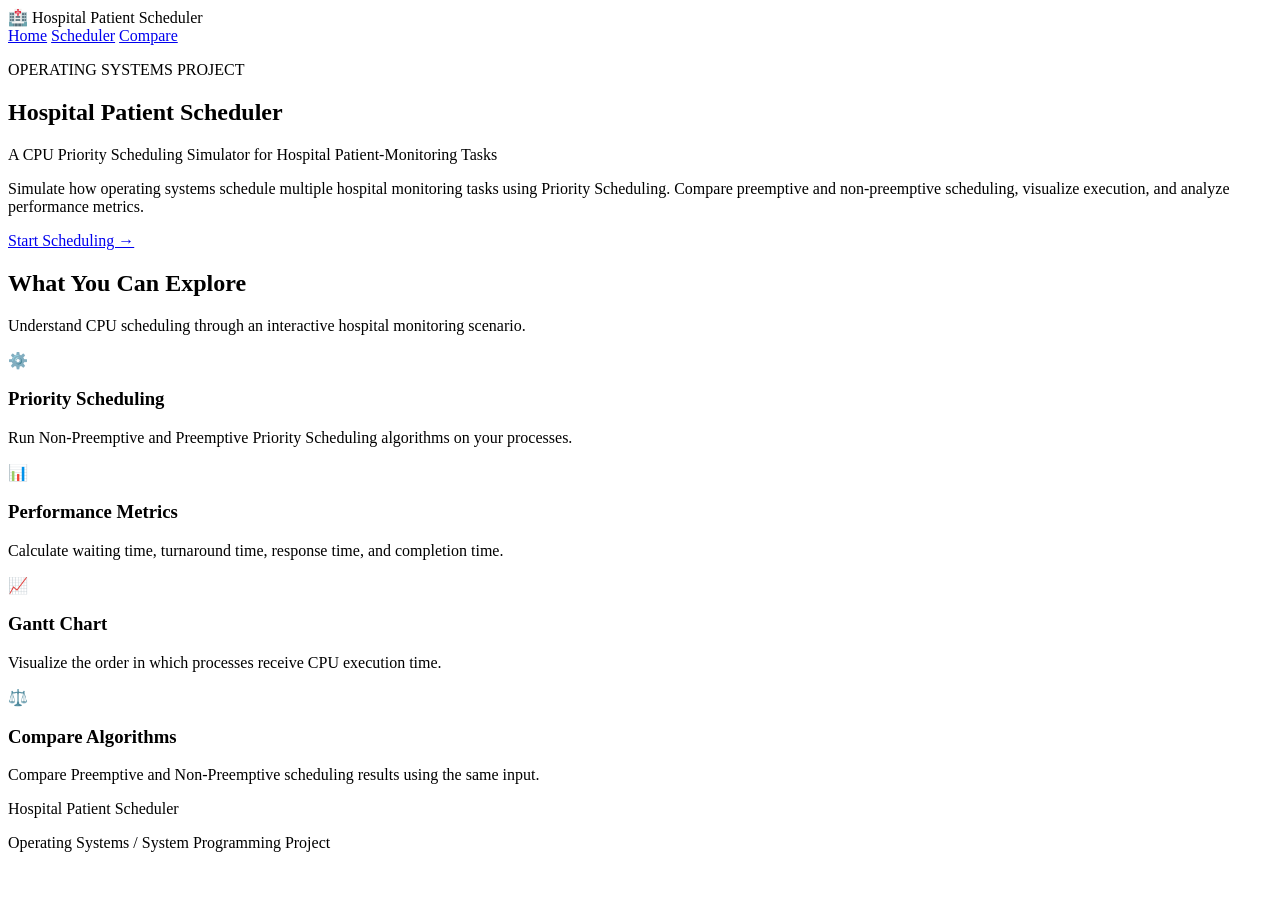
<file: Hospital-Patient-Scheduler-master/Hospital-Patient-Scheduler-master/web-java/src/main/resources/templates/index.html>
<!DOCTYPE html>
<html lang="en">
<head>
    <meta charset="UTF-8">
    <meta name="viewport" content="width=device-width, initial-scale=1.0">

    <title>Hospital Patient Scheduler</title>

        <link rel="stylesheet" th:href="@{/style.css}">
</head>

<body>

   <header class="navbar">
    <div class="logo">
        🏥 Hospital Patient Scheduler
    </div>

    <nav>
        <a href="/">Home</a>
        <a href="/scheduler">Scheduler</a>
        <a href="/compare">Compare</a>
    </nav>
</header>

    <main>

        <section class="hero">

            <div class="hero-text">

                <p class="tag">
                    OPERATING SYSTEMS PROJECT
                </p>

                <h1>
                    Hospital Patient
                    <span>Scheduler</span>
                </h1>

                <p class="subtitle">
                    A CPU Priority Scheduling Simulator for
                    Hospital Patient-Monitoring Tasks
                </p>

                <p class="description">
                    Simulate how operating systems schedule multiple
                    hospital monitoring tasks using Priority Scheduling.
                    Compare preemptive and non-preemptive scheduling,
                    visualize execution, and analyze performance metrics.
                </p>

                <div class="buttons">
                    <a href="/scheduler" class="primary-btn">
                        Start Scheduling →
                  </a>
</div>
</div>

        </section>


        <section class="features">

            <h2>What You Can Explore</h2>

            <p class="section-description">
                Understand CPU scheduling through an interactive
                hospital monitoring scenario.
            </p>


            <div class="feature-grid">

                <div class="feature-card">

                    <div class="feature-icon">
                        ⚙️
                    </div>

                    <h3>
                        Priority Scheduling
                    </h3>

                    <p>
                        Run Non-Preemptive and Preemptive Priority
                        Scheduling algorithms on your processes.
                    </p>

                </div>


                <div class="feature-card">

                    <div class="feature-icon">
                        📊
                    </div>

                    <h3>
                        Performance Metrics
                    </h3>

                    <p>
                        Calculate waiting time, turnaround time,
                        response time, and completion time.
                    </p>

                </div>


                <div class="feature-card">

                    <div class="feature-icon">
                        📈
                    </div>

                    <h3>
                        Gantt Chart
                    </h3>

                    <p>
                        Visualize the order in which processes
                        receive CPU execution time.
                    </p>

                </div>


                <div class="feature-card">

                    <div class="feature-icon">
                        ⚖️
                    </div>

                    <h3>
                        Compare Algorithms
                    </h3>

                    <p>
                        Compare Preemptive and Non-Preemptive
                        scheduling results using the same input.
                    </p>

                </div>

            </div>

    </main>


    <footer>

        <p>
            Hospital Patient Scheduler
        </p>

        <p>
            Operating Systems / System Programming Project
        </p>

    </footer>

</body>
</html>
</file>
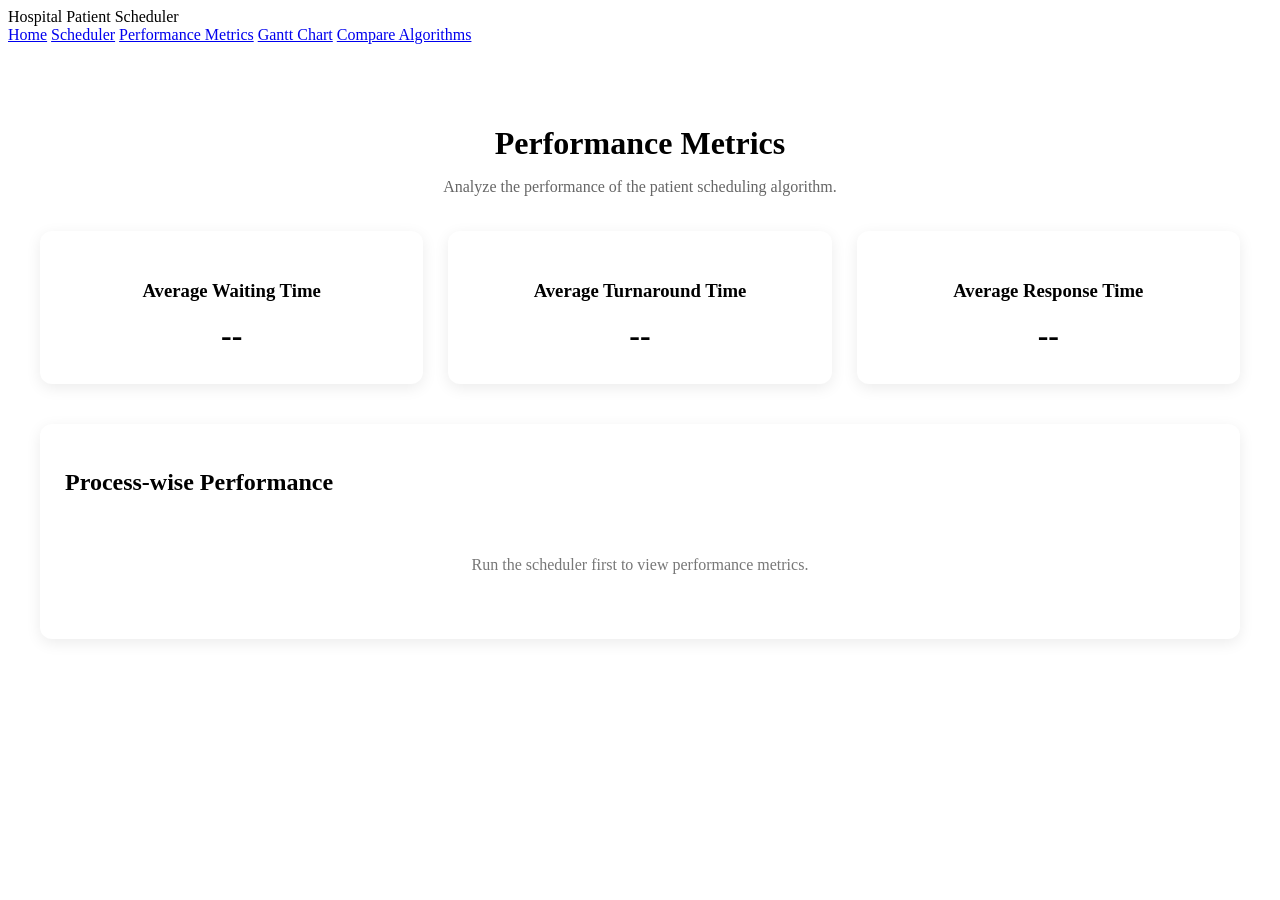
<file: Hospital-Patient-Scheduler-master/Hospital-Patient-Scheduler-master/web-java/src/main/resources/templates/metrics.html>
<!DOCTYPE html>
<html lang="en">
<head>
    <meta charset="UTF-8">
    <meta name="viewport" content="width=device-width, initial-scale=1.0">
    <title>Performance Metrics - Hospital Patient Scheduler</title>
    <link rel="stylesheet" th:href="@{/style.css}">

    <style>
        .metrics-container {
            max-width: 1200px;
            margin: 40px auto;
            padding: 20px;
        }

        .page-header {
            text-align: center;
            margin-bottom: 35px;
        }

        .page-header h1 {
            margin-bottom: 10px;
        }

        .page-header p {
            color: #666;
        }

        .metric-grid {
            display: grid;
            grid-template-columns: repeat(3, 1fr);
            gap: 25px;
            margin-bottom: 40px;
        }

        .metric-card {
            background: white;
            padding: 30px;
            border-radius: 12px;
            text-align: center;
            box-shadow: 0 4px 15px rgba(0,0,0,0.08);
        }

        .metric-card h3 {
            margin-bottom: 15px;
        }

        .metric-value {
            font-size: 32px;
            font-weight: bold;
        }

        .results-section {
            background: white;
            padding: 25px;
            border-radius: 12px;
            box-shadow: 0 4px 15px rgba(0,0,0,0.08);
        }

        table {
            width: 100%;
            border-collapse: collapse;
            margin-top: 20px;
        }

        th, td {
            padding: 12px;
            text-align: center;
            border-bottom: 1px solid #ddd;
        }

        th {
            background: #f4f6f8;
        }

        .empty-message {
            text-align: center;
            padding: 40px;
            color: #777;
        }

        @media (max-width: 800px) {
            .metric-grid {
                grid-template-columns: 1fr;
            }
        }
    </style>
</head>

<body>

<nav>
    <div class="logo">Hospital Patient Scheduler</div>

    <div class="nav-links">
        <a href="/">Home</a>
        <a href="/scheduler">Scheduler</a>
        <a href="/metrics">Performance Metrics</a>
        <a href="/gantt">Gantt Chart</a>
        <a href="/compare">Compare Algorithms</a>
    </div>
</nav>

<div class="metrics-container">

    <div class="page-header">
        <h1>Performance Metrics</h1>
        <p>Analyze the performance of the patient scheduling algorithm.</p>
    </div>

    <div class="metric-grid">

        <div class="metric-card">
            <h3>Average Waiting Time</h3>
            <div class="metric-value" id="avgWaiting">--</div>
        </div>

        <div class="metric-card">
            <h3>Average Turnaround Time</h3>
            <div class="metric-value" id="avgTurnaround">--</div>
        </div>

        <div class="metric-card">
            <h3>Average Response Time</h3>
            <div class="metric-value" id="avgResponse">--</div>
        </div>

    </div>

    <div class="results-section">

        <h2>Process-wise Performance</h2>

        <div id="emptyMessage" class="empty-message">
            Run the scheduler first to view performance metrics.
        </div>

        <table id="resultsTable" style="display:none;">
            <thead>
                <tr>
                    <th>Process ID</th>
                    <th>Arrival Time</th>
                    <th>Burst Time</th>
                    <th>Priority</th>
                    <th>Completion Time</th>
                    <th>Turnaround Time</th>
                    <th>Waiting Time</th>
                    <th>Response Time</th>
                </tr>
            </thead>

            <tbody id="resultsBody"></tbody>
        </table>

    </div>

</div>

<script>
    const savedResults = sessionStorage.getItem("schedulerResults");

    if (savedResults) {

        const data = JSON.parse(savedResults);

        document.getElementById("avgWaiting").textContent =
            Number(data.averageWaiting).toFixed(2);

        document.getElementById("avgTurnaround").textContent =
            Number(data.averageTurnaround).toFixed(2);

        document.getElementById("avgResponse").textContent =
            Number(data.averageResponse).toFixed(2);

        const table = document.getElementById("resultsTable");
        const emptyMessage = document.getElementById("emptyMessage");
        const body = document.getElementById("resultsBody");

        emptyMessage.style.display = "none";
        table.style.display = "table";

        data.processResults.forEach(process => {

            const row = document.createElement("tr");

            row.innerHTML = `
                <td>${process.id}</td>
                <td>${process.arrival}</td>
                <td>${process.burst}</td>
                <td>${process.priority}</td>
                <td>${process.completion}</td>
                <td>${process.turnaround}</td>
                <td>${process.waiting}</td>
                <td>${process.response}</td>
            `;

            body.appendChild(row);
        });

    }
</script>

</body>
</html>
</file>
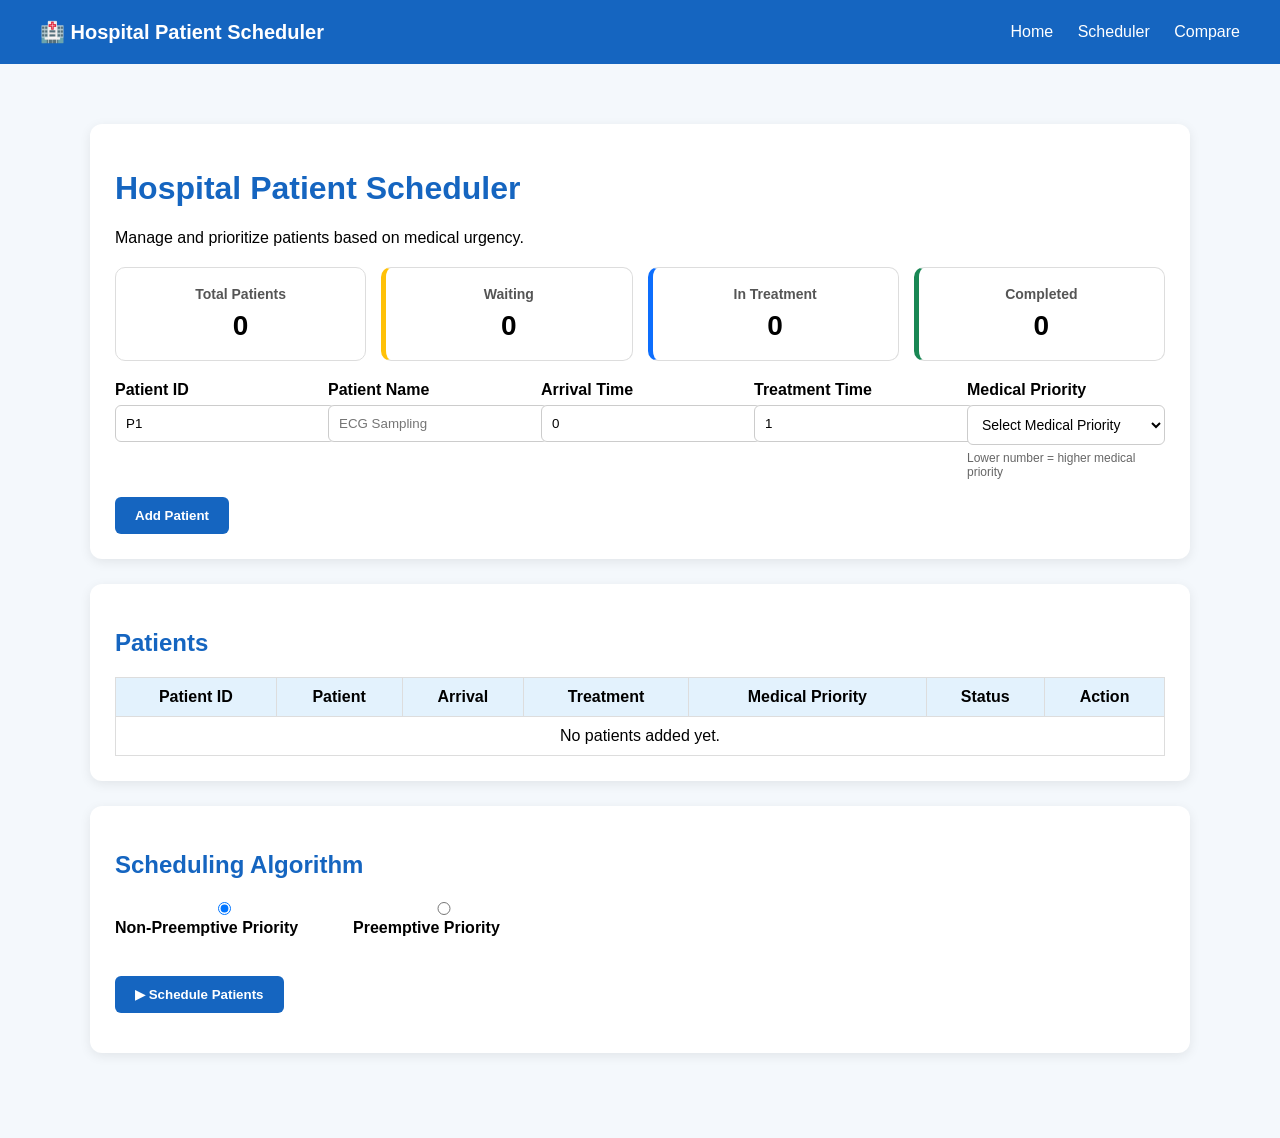
<file: Hospital-Patient-Scheduler-master/Hospital-Patient-Scheduler-master/web-java/src/main/resources/templates/scheduler.html>
<!DOCTYPE html>
<html lang="en" xmlns:th="http://www.thymeleaf.org">

<head>
    <meta charset="UTF-8">
    <meta name="viewport" content="width=device-width, initial-scale=1.0">
    <title>Scheduler | Hospital Patient Scheduler</title>

    <link rel="stylesheet" th:href="@{/style.css}">

    <style>
        body {
            font-family: Arial, sans-serif;
            background: #f4f8fc;
            margin: 0;
        }

        .navbar {
            background: #1565c0;
            color: white;
            padding: 20px 40px;
            display: flex;
            justify-content: space-between;
            align-items: center;
        }

        .logo {
            font-size: 20px;
            font-weight: bold;
        }

        nav a {
            color: white;
            text-decoration: none;
            margin-left: 20px;
        }

        .container {
            max-width: 1100px;
            margin: 40px auto;
            padding: 20px;
        }

.dashboard {
    display: grid;
    grid-template-columns: repeat(4, 1fr);
    gap: 15px;
    margin: 20px 0;
}

.dashboard-card {
    background: white;
    border: 1px solid #ddd;
    border-radius: 10px;
    padding: 18px;
    text-align: center;
}

.dashboard-card h3 {
    margin: 0 0 8px 0;
    font-size: 14px;
    color: #555;
}

.dashboard-number {
    font-size: 28px;
    font-weight: 700;
}

.waiting-card {
    border-left: 5px solid #ffc107;
}

.treatment-card {
    border-left: 5px solid #0d6efd;
}

.completed-card {
    border-left: 5px solid #198754;
}

@media (max-width: 800px) {
    .dashboard {
        grid-template-columns: repeat(2, 1fr);
    }
}

@media (max-width: 500px) {
    .dashboard {
        grid-template-columns: 1fr;
    }
}

        .card {
            background: white;
            padding: 25px;
            margin-bottom: 25px;
            border-radius: 12px;
            box-shadow: 0 3px 12px rgba(0,0,0,0.08);
        }

        h1, h2 {
            color: #1565c0;
        }

        .form-grid {
            display: grid;
            grid-template-columns: repeat(5, 1fr);
            gap: 15px;
        }

        label {
            font-weight: bold;
            display: block;
            margin-bottom: 6px;
        }

        input {
            width: 100%;
            padding: 10px;
            border: 1px solid #ccc;
            border-radius: 6px;
        }

        button {
            margin-top: 18px;
            padding: 11px 20px;
            border: none;
            border-radius: 6px;
            cursor: pointer;
            font-weight: bold;
            background: #1565c0;
            color: white;
        }

        .remove {
            background: #c62828;
            margin: 0;
        }

        table {
            width: 100%;
            border-collapse: collapse;
            margin-top: 20px;
        }

        th, td {
            border: 1px solid #ddd;
            padding: 10px;
            text-align: center;
        }

        th {
            background: #e3f2fd;
        }

        .algorithm {
            margin: 15px 0;
        }

        .algorithm label {
            display: inline-block;
            margin-right: 25px;
        }

        .metrics {
            display: grid;
            grid-template-columns: repeat(3, 1fr);
            gap: 20px;
        }

        .metric {
            background: #e3f2fd;
            padding: 20px;
            text-align: center;
            border-radius: 10px;
        }

        .metric-value {
            font-size: 28px;
            font-weight: bold;
        }

        .gantt {
            display: flex;
            margin-top: 20px;
            overflow-x: auto;
        }

        .gantt-block {
            min-width: 80px;
            padding: 18px;
            background: #bbdefb;
            border: 1px solid #1565c0;
            text-align: center;
        }

        #status {
            margin-top: 15px;
            font-weight: bold;
        }
.priority-help {
    display: block;
    margin-top: 6px;
    font-size: 12px;
    color: #666;
}

select#priority {
    width: 100%;
    padding: 10px;
    border: 1px solid #ccc;
    border-radius: 6px;
    background: white;
    font-size: 14px;
}

.status-badge {
    display: inline-block;
    padding: 5px 10px;
    border-radius: 15px;
    font-size: 12px;
    font-weight: 600;
}

.status-badge.waiting {
    background: #fff3cd;
    color: #856404;
}

.status-badge.in-treatment {
    background: #cfe2ff;
    color: #084298;
}

.status-badge.completed {
    background: #d1e7dd;
    color: #0f5132;
}



.treatment-explanation {
    margin-top: 15px;
    padding: 12px 15px;
    background: #f5f9ff;
    border-left: 4px solid #1565c0;
    border-radius: 6px;
    color: #333;
    font-size: 14px;
}

    </style>
</head>

<body>

<header class="navbar">
    <div class="logo">
        🏥 Hospital Patient Scheduler
    </div>

    <nav>
        <a href="/">Home</a>
        <a href="/scheduler">Scheduler</a>
        <a href="/compare">Compare</a>
    </nav>
</header>
   
<div class="container">

    <div class="card">

        <h1>Hospital Patient Scheduler</h1>

      <p>Manage and prioritize patients based on medical urgency.</p>

<div class="dashboard">

    <div class="dashboard-card">
        <h3>Total Patients</h3>
        <div class="dashboard-number" id="totalPatients">0</div>
    </div>

    <div class="dashboard-card waiting-card">
        <h3>Waiting</h3>
        <div class="dashboard-number" id="waitingPatients">0</div>
    </div>

    <div class="dashboard-card treatment-card">
        <h3>In Treatment</h3>
        <div class="dashboard-number" id="treatmentPatients">0</div>
    </div>

    <div class="dashboard-card completed-card">
        <h3>Completed</h3>
        <div class="dashboard-number" id="completedPatients">0</div>
    </div>

</div>

        <div class="form-grid">

            <div>
                <label>Patient ID</label>
                <input id="processId" value="P1">
            </div>

            <div>
                <label>Patient Name</label>
                <input id="taskName" placeholder="ECG Sampling">
            </div>

            <div>
                <label>Arrival Time</label>
                <input id="arrivalTime" type="number" min="0" value="0">
            </div>

            <div>
                <label>Treatment Time</label>
                <input id="burstTime" type="number" min="1" value="1">
            </div>

<div>
    <label>Medical Priority</label>

    <select id="priority">
        <option value="">Select Medical Priority</option>
        <option value="1">🔴 Emergency</option>
        <option value="2">🟠 Urgent</option>
        <option value="3">🟡 Normal</option>
        <option value="4">🟢 Low</option>
    </select>

    <small class="priority-help">
        Lower number = higher medical priority
    </small>
</div>         

        </div>

        <button onclick="addProcess()">
            Add Patient
        </button>

    </div>


    <div class="card">

    <h2>Patients</h2>

    <table>

        <thead>
            <tr>
                <th>Patient ID</th>
                <th>Patient</th>
                <th>Arrival</th>
                <th>Treatment</th>
                <th>Medical Priority</th>
                <th>Status</th>
                <th>Action</th>
            </tr>
        </thead>

        <tbody id="processTable">

            <tr>
                <td colspan="7">
                    No patients added yet.
                </td>
            </tr>

        </tbody>

    </table>

</div>

    <div class="card">

        <h2>Scheduling Algorithm</h2>

        <div class="algorithm">

            <label>
                <input
                    type="radio"
                    name="algorithm"
                    value="non-preemptive"
                    checked>

                Non-Preemptive Priority
            </label>

            <label>
                <input
                    type="radio"
                    name="algorithm"
                    value="preemptive">

                Preemptive Priority
            </label>

        </div>

        <button onclick="runScheduler()">
            ▶ Schedule Patients
        </button>

        <div id="status"></div>

    </div>


    <div
        class="card"
        id="resultsSection"
        style="display:none;">

        <h2>Scheduling Metrics</h2>

        <div class="metrics">

            <div class="metric">
                <h3>Average Waiting Time</h3>
                <div class="metric-value" id="avgWaiting">-</div>
            </div>

            <div class="metric">
                <h3>Average Treatment Turnaround</h3>
                <div class="metric-value" id="avgTurnaround">-</div>
            </div>

            <div class="metric">
                <h3>Average Response Time</h3>
                <div class="metric-value" id="avgResponse">-</div>
            </div>

        </div>

    </div>


    <div
        class="card"
        id="processResultsSection"
        style="display:none;">

        <h2>Patient Scheduling Results</h2>

        <table>

            <thead>
                <tr>
                   <th>Patient</th>
<th>Arrival</th>
<th>Treatment</th>
<th>Medical Priority</th>
<th>Treatment Completion</th>
<th>Turnaround Time</th>
<th>Waiting Time</th>
<th>Response Time</th>
                </tr>
            </thead>

            <tbody id="processResults"></tbody>

        </table>

    </div>


    <div
        class="card"
        id="ganttSection"
        style="display:none;">

        <h2>Gantt Chart</h2>

        <div id="ganttChart" class="gantt"></div>

<div id="treatmentExplanation" class="treatment-explanation"></div>

    </div>

</div>


<script>

let processes = [];

function addProcess() {

    const id =
        document.getElementById("processId").value.trim();

    const task =
        document.getElementById("taskName").value.trim();

    const arrival =
        Number(document.getElementById("arrivalTime").value);

    const burst =
        Number(document.getElementById("burstTime").value);

    const priority =
        Number(document.getElementById("priority").value);


    if (!id || !task) {
        alert("Please enter Patient ID and Patient Name.");
        return;
    }

    if (!priority) {
        alert("Please select a Medical Priority.");
        return;
    }

    if (arrival < 0 || burst <= 0) {
        alert("Please enter valid Arrival Time and Treatment Time.");
        return;
    }

    if (processes.some(p => p.id === id)) {
        alert("This Patient ID already exists.");
        return;
    }


    processes.push({
        id: id,
        task: task,
        arrival: arrival,
        burst: burst,
        priority: priority,
        status: "Waiting"
    });


    updateProcessTable();


    document.getElementById("processId").value =
        "P" + (processes.length + 1);

    document.getElementById("taskName").value = "";

    document.getElementById("arrivalTime").value = 0;

    document.getElementById("burstTime").value = 1;

    document.getElementById("priority").value = "";
}

function updateProcessTable() {

    const table =
        document.getElementById("processTable");

    table.innerHTML = "";


    processes.forEach((p, index) => {

        const row =
            document.createElement("tr");

        const status = p.status || "Waiting";

        row.innerHTML = `
            <td>${p.id}</td>
            <td>${p.task}</td>
            <td>${p.arrival}</td>
            <td>${p.burst}</td>
            <td>${p.priority}</td>

            <td>
                <span class="status-badge ${status.toLowerCase().replace(" ", "-")}">
                    ${status}
                </span>
            </td>

            <td>
                <button
                    class="remove"
                    onclick="removeProcess(${index})">
                    Remove
                </button>
            </td>
        `;

        table.appendChild(row);

    });


    if (processes.length === 0) {

        table.innerHTML = `
            <tr>
                <td colspan="7">
                    No patients added yet.
                </td>
            </tr>
        `;
    }
updateDashboard();
}

function updateDashboard() {

    const total =
        processes.length;

    const waiting =
        processes.filter(p => p.status === "Waiting").length;

    const treatment =
        processes.filter(p => p.status === "In Treatment").length;

    const completed =
        processes.filter(p => p.status === "Completed").length;


    document.getElementById("totalPatients").textContent =
        total;

    document.getElementById("waitingPatients").textContent =
        waiting;

    document.getElementById("treatmentPatients").textContent =
        treatment;

    document.getElementById("completedPatients").textContent =
        completed;
}

function removeProcess(index) {

    processes.splice(index, 1);

    updateProcessTable();
}


async function runScheduler() {

    if (processes.length === 0) {

        alert("Please add at least one process.");

        return;
    }


    const algorithm =
        document.querySelector(
            'input[name="algorithm"]:checked'
        ).value;


    document.getElementById("status").textContent =
        "Running scheduler...";


    try {

        const response =
            await fetch("/api/schedule", {

                method: "POST",

                headers: {
                    "Content-Type": "application/json"
                },

                body: JSON.stringify({
                    algorithm: algorithm,
                    processes: processes
                })

            });


        if (!response.ok) {

            throw new Error(
                await response.text()
            );
        }


        const result =
            await response.json();

processes.forEach(p => {

    const scheduled =
        result.processResults.find(
            r => r.id === p.id
        );

    if (!scheduled) {
        return;
    }

    const patientSegments =
        result.gantt.filter(
            segment => segment.processId === p.id
        );

    if (patientSegments.length === 0) {
        p.status = "Waiting";
        return;
    }

    const lastSegment =
        patientSegments[patientSegments.length - 1];

    if (
        lastSegment.end === scheduled.completion
    ) {
        p.status = "Completed";
    } else {
        p.status = "In Treatment";
    }

});

updateProcessTable();

sessionStorage.setItem("schedulerResults", JSON.stringify(result));
sessionStorage.setItem("schedulerProcesses", JSON.stringify(processes));


        document.getElementById(
            "resultsSection"
        ).style.display = "block";


        document.getElementById(
            "processResultsSection"
        ).style.display = "block";


        document.getElementById(
            "ganttSection"
        ).style.display = "block";


        document.getElementById(
            "avgWaiting"
        ).textContent =
            result.averageWaiting.toFixed(2);


        document.getElementById(
            "avgTurnaround"
        ).textContent =
            result.averageTurnaround.toFixed(2);


        document.getElementById(
            "avgResponse"
        ).textContent =
            result.averageResponse.toFixed(2);


        displayProcessResults(
            result.processResults
        );


        displayGantt(
            result.gantt
        );


        document.getElementById("status").textContent =
            "Scheduling completed successfully.";

    } catch (error) {

        document.getElementById("status").textContent =
            "Error: " + error.message;

    }
}


function displayProcessResults(results) {

    const table =
        document.getElementById("processResults");

    table.innerHTML = "";


    results.forEach(result => {

        const row =
            document.createElement("tr");

        row.innerHTML = `
            <td>${result.id}</td>
            <td>${result.arrival}</td>
            <td>${result.burst}</td>
            <td>${result.priority}</td>
            <td>${result.completion}</td>
            <td>${result.turnaround}</td>
            <td>${result.waiting}</td>
            <td>${result.response}</td>
        `;

        table.appendChild(row);

    });
}


function displayGantt(gantt) {

    const chart =
        document.getElementById("ganttChart");

    chart.innerHTML = "";


    gantt.forEach(segment => {

        const block =
            document.createElement("div");

        block.className = "gantt-block";

        block.style.flex =
            segment.end - segment.start;

        block.innerHTML = `
            <strong>${segment.processId}</strong>
            <br>
            ${segment.start} - ${segment.end}
        `;

                chart.appendChild(block);

    });

    const sequence = gantt
        .filter(segment => segment.processId !== "IDLE")
        .map(segment => segment.processId);

    const uniqueSequence = [];

    sequence.forEach(id => {
        if (
            uniqueSequence.length === 0 ||
            uniqueSequence[uniqueSequence.length - 1] !== id
        ) {
            uniqueSequence.push(id);
        }
    });

    const explanation =
        document.getElementById("treatmentExplanation");

    if (uniqueSequence.length > 0) {

        const repeatedPatients = uniqueSequence.filter(
            (id, index) =>
                uniqueSequence.indexOf(id) !== index
        );

        if (repeatedPatients.length > 0) {

            const patient =
                repeatedPatients[0];

            explanation.innerHTML = `
                <strong>Treatment Sequence:</strong>
                ${uniqueSequence.join(" → ")}
                <br>
                <strong>Preemption Detected:</strong>
                ${patient} was interrupted and later resumed.
            `;

        } else {

            explanation.innerHTML = `
                <strong>Treatment Sequence:</strong>
                ${uniqueSequence.join(" → ")}
                <br>
                <strong>No preemption detected.</strong>
            `;

        }

    } else {

        explanation.innerHTML = "";

    }
}


window.addEventListener("DOMContentLoaded", () => {

    const savedProcesses =
        sessionStorage.getItem("schedulerProcesses");

    const savedResults =
        sessionStorage.getItem("schedulerResults");

    if (savedProcesses) {

        processes =
            JSON.parse(savedProcesses);

        updateProcessTable();
    }

    if (savedResults) {

        const result =
            JSON.parse(savedResults);

        document.getElementById(
            "resultsSection"
        ).style.display = "block";

        document.getElementById(
            "processResultsSection"
        ).style.display = "block";

        document.getElementById(
            "ganttSection"
        ).style.display = "block";

        document.getElementById(
            "avgWaiting"
        ).textContent =
            result.averageWaiting.toFixed(2);

        document.getElementById(
            "avgTurnaround"
        ).textContent =
            result.averageTurnaround.toFixed(2);

        document.getElementById(
            "avgResponse"
        ).textContent =
            result.averageResponse.toFixed(2);

        displayProcessResults(
            result.processResults
        );

        displayGantt(
            result.gantt
        );

        document.getElementById("status").textContent =
            "Previous scheduling results restored.";
    }

});

</script>

</body>
</html>
</file>
